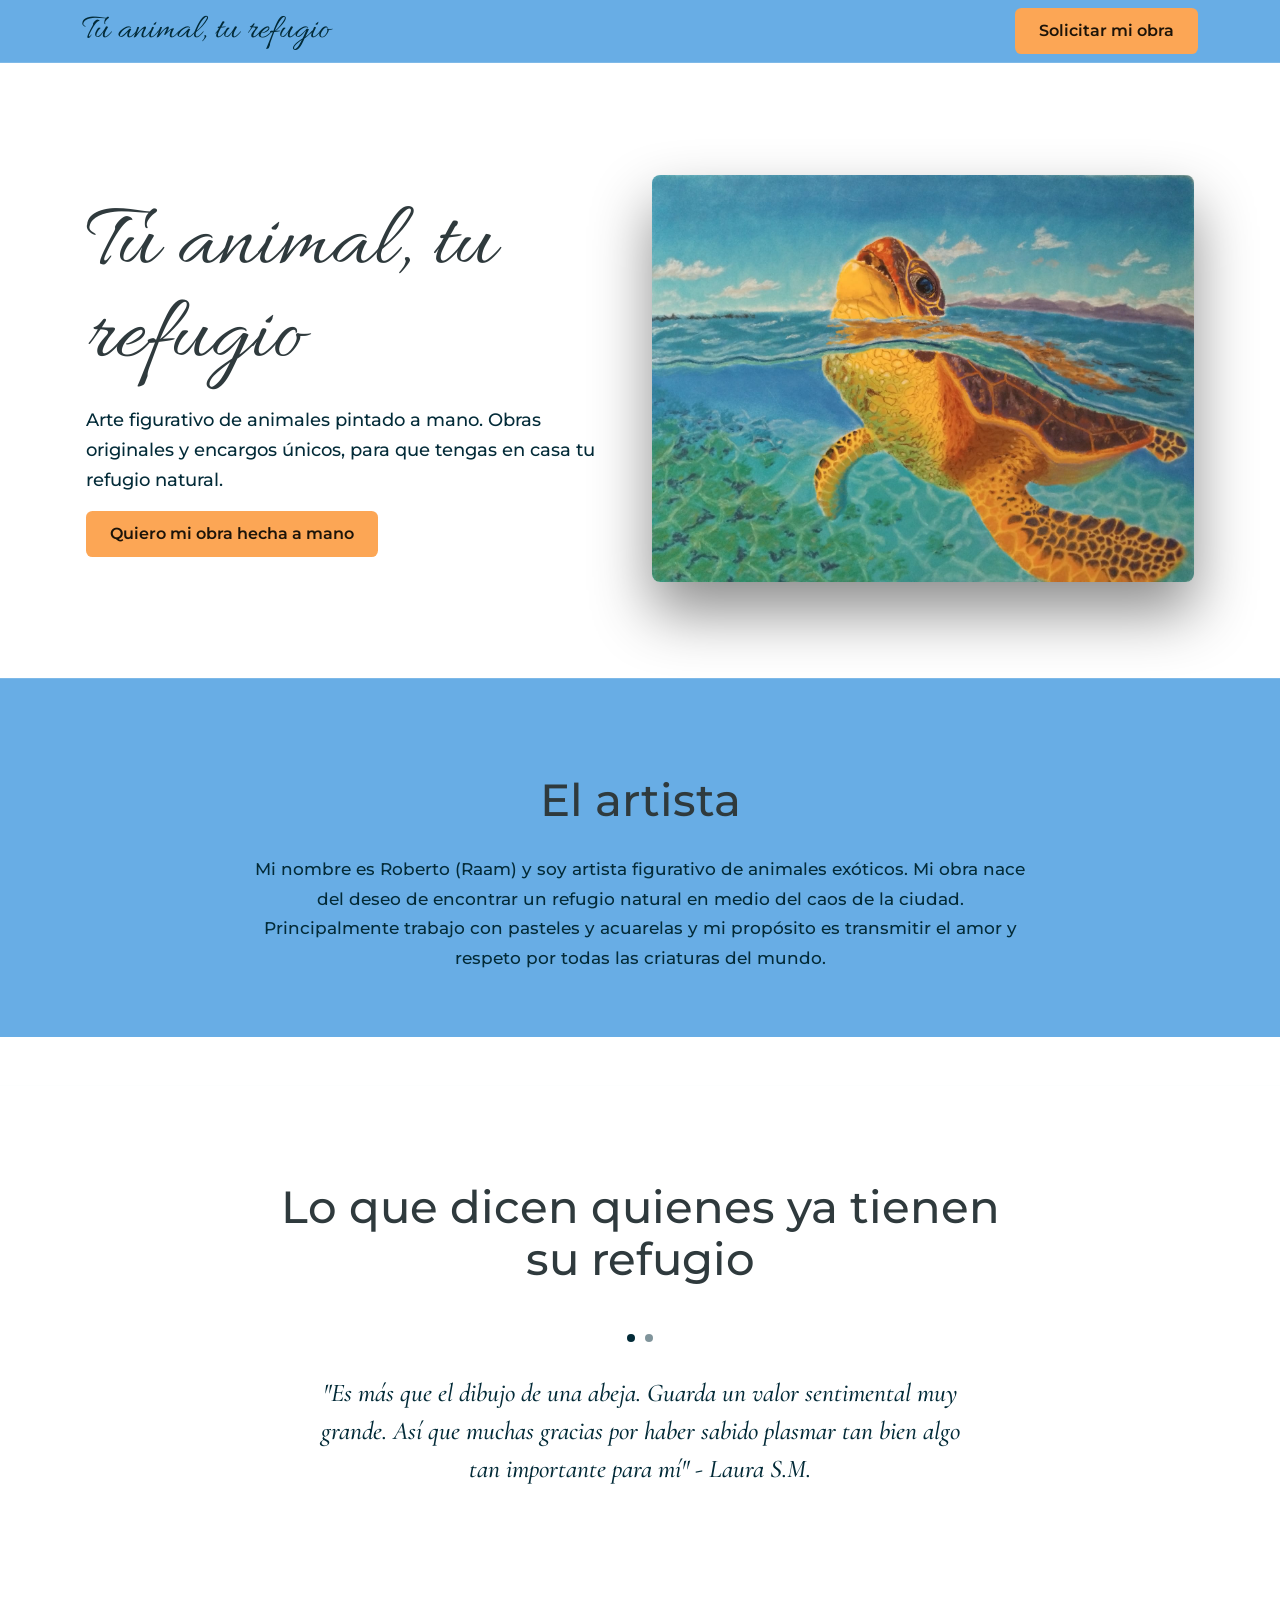
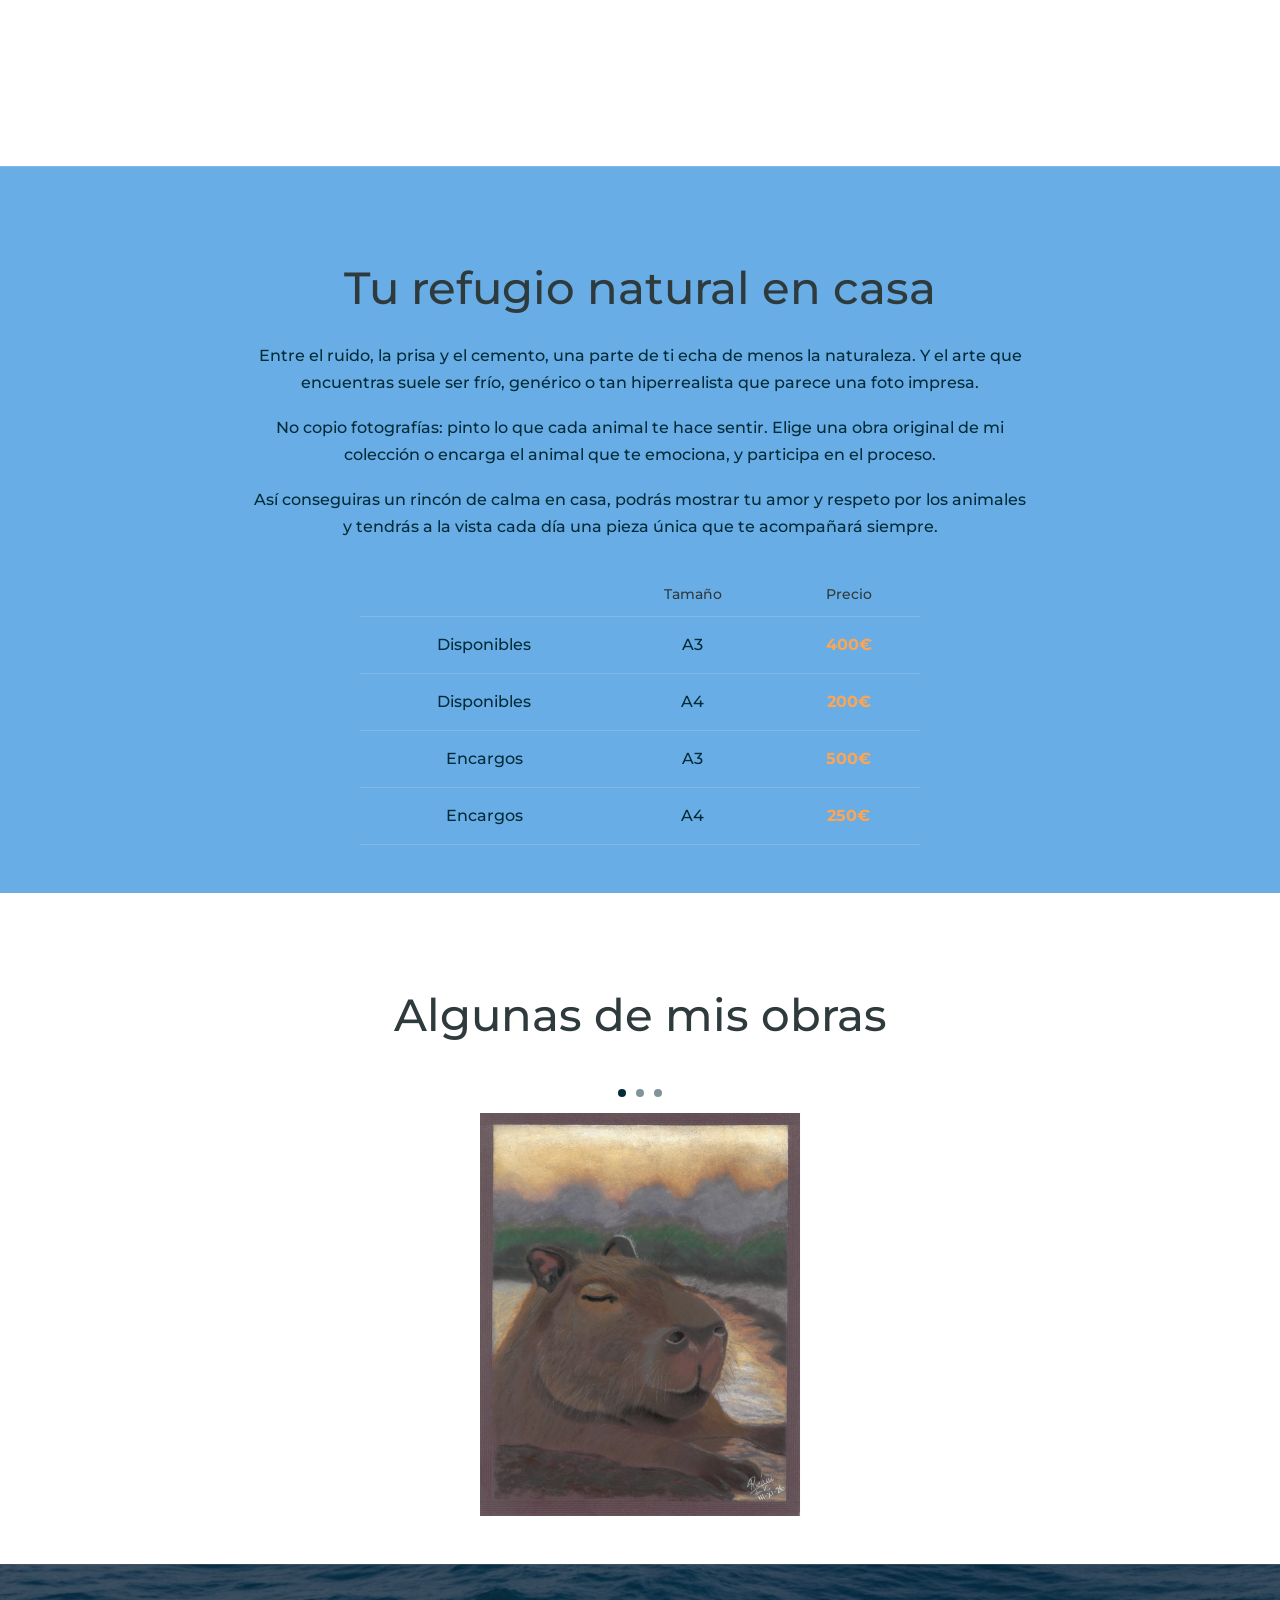
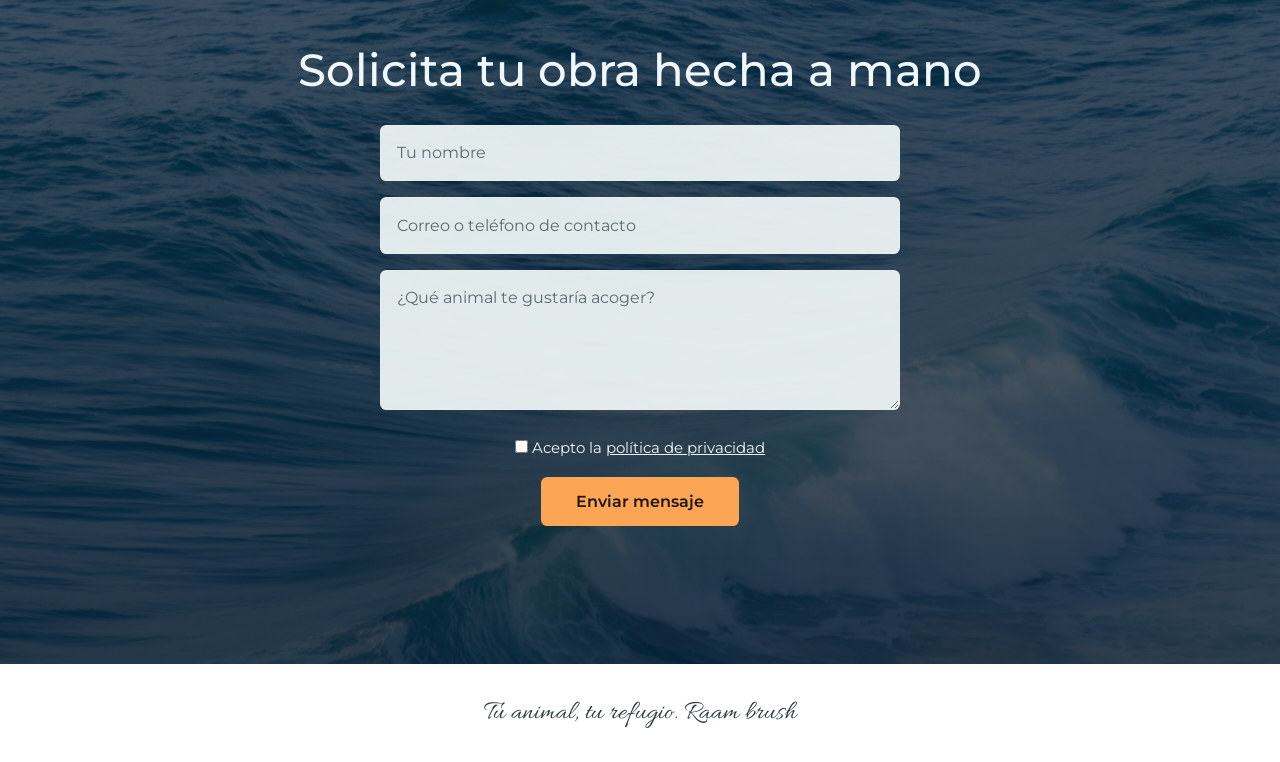
<file: index.html>
<!DOCTYPE html>
<html lang="es">
<head>
<meta charset="utf-8">
<meta name="viewport" content="width=device-width, initial-scale=1">
<title>Tu animal, tu refugio</title>
<meta name="description" content="Obras originales y encargos de arte figurativo de animales, pintados a mano. Solicita la tuya.">
<link rel="preconnect" href="https://fonts.googleapis.com">
<link rel="preconnect" href="https://fonts.gstatic.com" crossorigin>
<link href="https://fonts.googleapis.com/css2?family=Allura&family=Cormorant+Garamond:ital,wght@0,500;0,600;1,500&family=Montserrat:wght@400;500;600;700&display=swap" rel="stylesheet">
<!-- Latest compiled and minified CSS -->
<link href="https://cdn.jsdelivr.net/npm/bootstrap@5.3.8/dist/css/bootstrap.min.css" rel="stylesheet">

<!-- Latest compiled JavaScript -->
<script src="https://cdn.jsdelivr.net/npm/bootstrap@5.3.8/dist/js/bootstrap.bundle.min.js"></script>
<link rel="stylesheet" href="./css/style.css">

<!-- Meta Pixel Code -->
<script>
!function(f,b,e,v,n,t,s)
{if(f.fbq)return;n=f.fbq=function(){n.callMethod?
n.callMethod.apply(n,arguments):n.queue.push(arguments)};
if(!f._fbq)f._fbq=n;n.push=n;n.loaded=!0;n.version='2.0';
n.queue=[];t=b.createElement(e);t.async=!0;
t.src=v;s=b.getElementsByTagName(e)[0];
s.parentNode.insertBefore(t,s)}(window, document,'script',
'https://connect.facebook.net/en_US/fbevents.js');
fbq('init', '1099517659768108');
fbq('track', 'PageView');
</script>
<noscript><img height="1" width="1" style="display:none"
src="https://www.facebook.com/tr?id=1099517659768108&ev=PageView&noscript=1"
/></noscript>
<!-- End Meta Pixel Code -->
</head>
<body>

  <nav class="navbar navbar-expand-sm site-nav sticky-top">
    <div class="container  justify-content-between ">
      <p class="brand">Tu animal, tu refugio</p>
      <a class="btn btn-small btn-warning" href="#solicitar">Solicitar mi obra</a>
    </div>
  </nav>

<main>
  <section class="wrap hero container">
  <div class="row align-items-center">
    
    <div class="col-md-6 mt-sm-3">
      <h1>Tu animal, tu refugio</h1>
      <p>Arte figurativo de animales pintado a mano. Obras originales y encargos únicos, para que tengas en casa tu refugio natural.</p>
      <div class="btn-center">
      <a class="btn btn-warning mt-3" href="#solicitar">Quiero mi obra hecha a mano</a>
      </div>
    </div>
    
    <div class="col-md-6 mt-3">
      <img class="hero-art" src="image/turtle.jpeg" alt="Mi mejor obra: retrato figurativo de un animal pintado a mano">
    </div>

  </div>
</section>

  <section class="historia">
    <div class="container justify-content-center py-5 mt-5 mb-5">
      <h2>El artista</h2>
      <p>Mi nombre es Roberto (Raam) y soy artista figurativo de animales exóticos. Mi obra nace del deseo de encontrar un refugio natural en medio del caos de la ciudad. Principalmente trabajo con pasteles y acuarelas y mi propósito es transmitir el amor y respeto por todas las criaturas del mundo.</p>
      
    </div>
  </section>

  <section class="testimonios" aria-roledescription="carrusel" aria-label="Testimonios">
    <div class="container py-5 mt-5">
      <h2>Lo que dicen quienes ya tienen su refugio</h2>
      <div id="demo" class="carousel slide" data-bs-ride="carousel">

  <!-- Indicators/dots -->
  <div class="carousel-indicators mt-5">
    <button type="button" data-bs-target="#demo" data-bs-slide-to="0" class="active" aria-label="Testimonio 1"></button>
    <button type="button" data-bs-target="#demo" data-bs-slide-to="1" aria-label="Testimonio 2"></button>
  </div>
  
  <!-- The slideshow/carousel -->
  <div class="carousel-inner">
    <div class="carousel-item active">
      <div class="quote">
        <p>"Es más que el dibujo de una abeja. Guarda un valor sentimental muy grande. Así que muchas gracias por haber sabido plasmar tan bien algo tan importante para mí" 
          -
          
          
         Laura S.M.
        </p>
      </div>
    </div>
    <div class="carousel-item">
      <div class="quote">

        <p>"Muchas gracias! Entro a los 40 con mi animal espiritual, es un regalo muy especial 😘 Me transmite fuerza, serenidad, sensibilidad y conexión con la naturaleza. Me recuerda que se puede ser fuerte sin perder la delicadeza y avanzar por la vida con nobleza y determinación. Gracias 🌻" -
         Adriana A.M.</p>
      </div>
    </div>
   
  </div>
  
  <!-- Left and right controls/icons -->
  <button class="carousel-control-prev" type="button" data-bs-target="#demo" data-bs-slide="prev">
    <span class="carousel-control-prev-icon" aria-hidden="true"></span><span class="visually-hidden">Anterior</span>
  </button>
  <button class="carousel-control-next" type="button" data-bs-target="#demo" data-bs-slide="next">
    <span class="carousel-control-next-icon" aria-hidden="true"></span><span class="visually-hidden">Siguiente</span>
  </button>
</div>
    </div>
  </section>

  <section class="oferta">
    <div class="container mt-5 py-5 ">
      <h2>Tu refugio natural en casa</h2>
      <p>Entre el ruido, la prisa y el cemento, una parte de ti echa de menos la naturaleza. Y el arte que encuentras suele ser frío, genérico o tan hiperrealista que parece una foto impresa.</p>
      <p>No copio fotografías: pinto lo que cada animal te hace sentir. Elige una obra original de mi colección o encarga el animal que te emociona, y participa en el proceso.</p>
      <p>Así conseguiras un rincón de calma en casa, podrás mostrar tu amor y respeto por los animales y tendrás a la vista cada día una pieza única que te acompañará siempre.</p>
<div class="container mt-3 ">
   <table class="table tabla-transparente">
    <thead>
      <tr>
        <th></th>
        <th>Tamaño</th>
        <th>Precio</th>
      </tr>
    </thead>
    <tbody>
      <tr>
        <td>Disponibles</td>
        <td>A3</td>
        <td>400€</td>
      </tr>
      <tr>
        <td>Disponibles</td>
        <td>A4</td>
        <td>200€</td>
      </tr>
            <tr>
        <td>Encargos</td>
        <td>A3</td>
        <td>500€</td>
      </tr>
      <tr>
        <td>Encargos</td>
        <td>A4</td>
        <td>250€</td>
      </tr>
    </tbody>
  </table>
</div>

    </div>
  </section>

  <section class="testimonios" aria-roledescription="carrusel" aria-label="Testimonios">
    <div class="container py-5 mt-5">
      <h2>Algunas de mis obras</h2>
      <div id="demo2" class="carousel slide" data-bs-ride="carousel">

  <!-- Indicators/dots -->
  <div class="carousel-indicators mt-5">
    <button type="button" data-bs-target="#demo2" data-bs-slide-to="0" class="active" aria-label="obra 1"></button>
    <button type="button" data-bs-target="#demo2" data-bs-slide-to="1" aria-label="obra 2"></button>
       <button type="button" data-bs-target="#demo2" data-bs-slide-to="2" aria-label="obra 3"></button>
  </div>
  
  <!-- The slideshow/carousel -->
  <div class="carousel-inner">
    <div class="carousel-item active">
      <div class="obra">
       
        <img class="img-obra" src="./image/chiguire.jpeg" alt="Capibara descansando">

      </div>
    </div>
    <div class="carousel-item">
      <div class="obra">

        <img class="img-obra" src="./image/ciervo.jpeg" alt="Ciervo en el bosque">
        
      </div>
    </div>
    <div class="carousel-item">
      <div class="obra">

        <img class="img-obra" src="./image/gorila.jpeg" alt="Retrato de gorila">
      
      </div>
    </div>
   
  </div>
  
  <!-- Left and right controls/icons -->
  <button class="carousel-control-prev" type="button" data-bs-target="#demo2" data-bs-slide="prev">
    <span class="carousel-control-prev-icon" aria-hidden="true"></span><span class="visually-hidden">Anterior</span>
  </button>
  <button class="carousel-control-next" type="button" data-bs-target="#demo2" data-bs-slide="next">
    <span class="carousel-control-next-icon" aria-hidden="true"></span><span class="visually-hidden">Siguiente</span>
  </button>
</div>
    </div>
  </section>


  <section class="formulario" id="solicitar">
    <div class="container-fluid">
      <h2 class="mist">Solicita tu obra hecha a mano</h2>
      <div class="container">    
        <form id="contactForm">
        
        <div class="my-3">
          <input type="text" name="nombre" aria-label="Tu nombre" autocomplete="name" placeholder="Tu nombre" required>
        </div>
        <div class="my-3">

          <input type="text" name="email" aria-label="Correo o teléfono de contacto" placeholder="Correo o teléfono de contacto" required>
</div>
<div class="my-3">

          <textarea name="mensaje" aria-label="Mensaje" placeholder="¿Qué animal te gustaría acoger?" required></textarea>
</div>
<div class="my-3">

          <label class="a">
            <input class="a" type="checkbox" required>  <b class="a">Acepto la</b> <a class="a" role="button" tabindex="0" data-bs-toggle="modal" data-bs-target="#myModal">política de privacidad</a>
          </label>
</div>
<div class="my-3">

          <button class="btn btn-warning" type="submit" id="submitBtn">Enviar mensaje</button>
</div>
          <p id="respuesta" aria-live="polite"></p>
        
      </form>
</div>

<div class="modal" id="myModal">
  <div class="modal-dialog">
    <div class="modal-content">

      <!-- Modal Header -->
      <div class="modal-header">
        <h4 class="modal-title">Política de privacidad</h4>
        <button type="button" class="btn-close" data-bs-dismiss="modal"></button>
      </div>

      <!-- Modal body -->
      <div class="modal-body">
       <p class="privacidad"> Esta Política de Privacidad tiene por objeto informar al usuario (en adelante, el “Usuario”) de la página web www.raambrush.art (en adelante, el “Sitio Web”) sobre la recogida y tratamiento de sus datos personales. <br>
1.- ¿Cuál es la empresa responsable del tratamiento de sus datos?<br>
La persona responsable del tratamiento de sus datos es Raam brush (en adelante, “RESPONSABLE”). Para cualquier cuestión relacionada con la presente Política de Privacidad y Protección de Datos, el Usuario podrá contactar con RESPONSABLE en el correo electrónico raambrush@gmail.com. <br>
2.- ¿Por qué el RESPONSABLE está legitimado para llevar a cabo el tratamiento de datos? <br>
El RESPONSABLE procesa los datos personales del Usuario con el fin de poder llevar a cabo la prestación de los servicios que éste haya solicitado a través del Sitio Web, para lo cual el Usuario presta su consentimiento mediante la aceptación de la presente Política de Privacidad y las casillas facilitadas correspondientes. <br>
El RESPONSABLE se toma muy en serio la protección de su privacidad y de sus datos personales. Por lo tanto, su información personal se conserva de forma segura y se trata con el máximo cuidado, cumpliendo íntegramente con lo dispuesto en el Reglamento (UE) 2016/679 del Parlamento Europeo y del Consejo, de 27 de abril de 2016, relativo a la protección de las personas físicas en lo que respecta al tratamiento de datos personales y a la libre circulación de estos datos (en adelante, “RGPD”).  
<br>3.- ¿Cuáles son las finalidades del tratamiento de sus datos de carácter personal?<br>
La presente Política de Privacidad regula el acceso y el uso a los servicios (en adelante, los “Servicios”) que el RESPONSABLE pone a disposición de los Usuarios interesados en los servicios y a los contenidos alojados en el Sitio Web.  De conformidad con lo establecido en el RGPD, le informamos que sus datos personales serán tratados con las finalidades que se relacionan a continuación: 
(i) Prestar los servicios solicitados por el Usuario en el Sitio Web.  <br>
(ii) Enviar Newsletters y comunicaciones comerciales y promocionales relacionadas con los servicios del RESPONSABLE, por correo electrónico, SMS/MMS, por carta, teléfono, o por otros medios de comunicación electrónica equivalentes, si así lo desea el Usuario.<br>
No obstante, el Usuario podrá revocar el consentimiento en cada comunicado comercial que se le haga llegar y, en cualquier momento, mediante notificación en la siguiente dirección de correo electrónico (raambrush@gmail.com).  
<br>4.- Conservación de los datos. <br>
Los datos recabados por el RESPONSABLE se conservarán mientras se mantenga la relación contractual de prestación de servicios entre las partes, siempre y cuando no se solicite la supresión de dichos datos por el Usuario.
Se informa al Usuario que sus datos serán recogidos únicamente para los fines expuestos en los párrafos anteriores y no serán tratados de manera incompatible con dichos fines. 
<br>5.- Veracidad de los datos facilitados por los Usuarios <br>
El Usuario garantiza que los datos personales facilitados son veraces y se hace responsable de comunicar al RESPONSABLE cualquier modificación de los mismos. El Usuario responderá, en cualquier caso, de la veracidad de los datos facilitados, reservándose el RESPONSABLE el derecho a excluir de los servicios registrados a todos los Usuarios que hayan facilitado datos falsos, sin perjuicio de las demás acciones que procedan en Derecho. <br>
Se recomienda tener la máxima diligencia en materia de Protección de Datos mediante la utilización de herramientas de seguridad, no pudiéndose responsabilizar al RESPONSABLE de sustracciones, modificaciones o pérdidas de datos ilícitas. <br>
Cualquier modificación o actualización de los mismos, deberá ser comunicada al RESPONSABLE a través de los medios de comunicación disponibles en la presente Política de Privacidad. 
<br>6.- ¿Cómo revocar mi consentimiento y ejercitar mis derechos? <br>
El Usuario tienen derecho a (i) acceder a sus datos personales, así como a (ii) solicitar la rectificación de los datos inexactos o, en su caso, (iii) solicitar su supresión, (iv) solicitar la limitación del tratamiento de sus datos, (v) oponerse al tratamiento de sus datos (vi) ejercitar el derecho al olvido de sus datos y (vii) solicitar su portabilidad. Además, tendrá derecho a no ser objeto de decisiones basadas únicamente en tratamientos automatizados. <br>
Para ejercer dichos derechos es necesario que el Usuario acredite su personalidad frente al RESPONSABLE mediante el envío de una fotocopia de su Documento Nacional de Identidad o cualquier otro medio válido en Derecho. 
Los Usuarios pueden ejercer todos estos derechos a través de los medios de comunicación facilitados en la presente Política de Privacidad. <br> 
Sin perjuicio de cualquier otro recurso administrativo o acción judicial, los Usuarios tendrán derecho a presentar una reclamación ante una Autoridad de Control, en particular en el Estado miembro en el que tenga su residencia habitual, lugar de trabajo o lugar de la supuesta infracción, en caso de que considere que el tratamiento de sus datos personales no es adecuado a la normativa, así como en el caso de no ver satisfecho el ejercicio de sus derechos. La Autoridad de Control ante la que se haya presentado la reclamación informará al reclamante sobre el curso y el resultado de la reclamación. 
<br>7.- Seguridad y conservación de los datos. <br>
La protección de la privacidad y los datos personales de sus clientes y visitantes es muy importante para el RESPONSABLE. Por lo tanto, el RESPONSABLE hace todo lo que está en su mano para impedir que sus datos se utilicen de forma inadecuada. A sus datos sólo puede acceder el personal autorizado. <br>
El RESPONSABLE mantiene la seguridad adecuada de protección de datos personales conforme a la normativa aplicable y ha establecido todos los medios técnicos a su alcance para evitar la pérdida, mal uso, alteración, acceso no autorizado y robo de los datos que los Usuarios faciliten a través del Sitio Web, sin perjuicio de informarle de que las medidas de seguridad en Internet no son inexpugnables. <br>
El RESPONSABLE se compromete a cumplir con el deber de secreto y confidencialidad respecto de los datos personales de acuerdo con la legislación aplicable.<br> 
Los datos personales proporcionados se conservarán por parte del RESPONSABLE durante el tiempo necesario para prestar el servicio.<br>
8.- Actualizaciones y cambios en la Política de Privacidad<br>
El RESPONSABLE se reserva el derecho a introducir modificaciones en esta Política de Privacidad. Cuando se produzcan dichos cambios, se le comunicarán a los Usuarios mediante avisos en el Sitio Web, o bien a través de cualquier otro procedimiento adecuado según las circunstancias.</p>

      </div>

      <!-- Modal footer -->
      <div class="modal-footer">
        <button type="button" class="btn btn-warning" data-bs-dismiss="modal">Cerrar</button>
      </div>

    </div>
  </div>
</div>

      <script>
        const scriptURL = 'https://script.google.com/macros/s/AKfycbxePJ3uT01wgi6SPJkMFTyLlsV3Anmvoggq5OJWo5rANtXxNah94OMiEY0fJEAsin0xvg/exec';
        const form = document.getElementById('contactForm');
        const btn = document.getElementById('submitBtn');
        const respuesta = document.getElementById('respuesta');

        form.addEventListener('submit', e => {
          e.preventDefault();
          btn.disabled = true;
          btn.textContent = 'Enviando...';

          fetch(scriptURL, { method: 'POST', body: new FormData(form) })
            .then(response => response.json())
            .then(data => {
              console.log('Respuesta del script:', data);
              if (data.result !== 'success') {
                throw new Error(typeof data.error === 'string' ? data.error : JSON.stringify(data.error));
              }
              respuesta.textContent = '¡Mensaje enviado con éxito!';
              form.reset();
              window.location.href = 'gracias.html';
            })
            .catch(error => {
              console.error('Error al enviar:', error);
              respuesta.textContent = 'Hubo un error al enviar. Inténtalo de nuevo.';
            })
            .finally(() => {
              btn.disabled = false;
              btn.textContent = 'Enviar mensaje';
            });
        });
      </script>
      
    </div>
  </section>
</main>

<footer>
  <div class="container"><h4>  Tu animal, tu refugio. Raam brush</h4></div>
</footer>


</body>
</html>
</file>
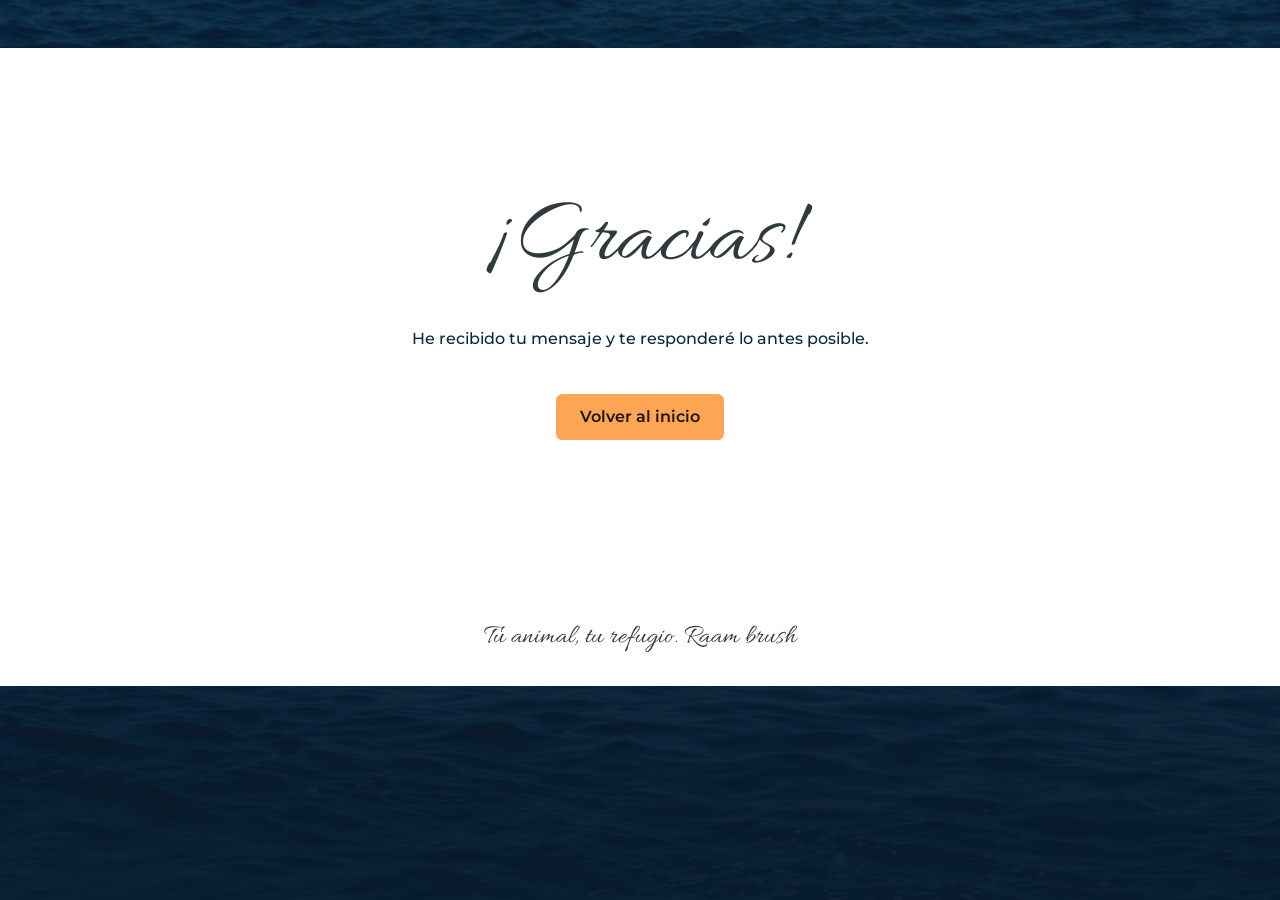
<file: gracias.html>
<!DOCTYPE html>
<html lang="es">
<head>
<meta charset="utf-8">
<meta name="viewport" content="width=device-width, initial-scale=1">
<title>Tu animal, tu refugio</title>
<meta name="description" content="Obras originales y encargos de arte figurativo de animales, pintados a mano. Solicita la tuya.">
<link rel="preconnect" href="https://fonts.googleapis.com">
<link rel="preconnect" href="https://fonts.gstatic.com" crossorigin>
<link href="https://fonts.googleapis.com/css2?family=Allura&family=Cormorant+Garamond:ital,wght@0,500;0,600;1,500&family=Montserrat:wght@400;500;600;700&display=swap" rel="stylesheet">
<!-- Latest compiled and minified CSS -->
<link href="https://cdn.jsdelivr.net/npm/bootstrap@5.3.8/dist/css/bootstrap.min.css" rel="stylesheet">

<!-- Latest compiled JavaScript -->
<script src="https://cdn.jsdelivr.net/npm/bootstrap@5.3.8/dist/js/bootstrap.bundle.min.js"></script>
<link rel="stylesheet" href="./css/style.css">

<!-- Meta Pixel Code -->
<script>
!function(f,b,e,v,n,t,s)
{if(f.fbq)return;n=f.fbq=function(){n.callMethod?
n.callMethod.apply(n,arguments):n.queue.push(arguments)};
if(!f._fbq)f._fbq=n;n.push=n;n.loaded=!0;n.version='2.0';
n.queue=[];t=b.createElement(e);t.async=!0;
t.src=v;s=b.getElementsByTagName(e)[0];
s.parentNode.insertBefore(t,s)}(window, document,'script',
'https://connect.facebook.net/en_US/fbevents.js');
fbq('init', '1099517659768108');
fbq('track', 'PageView');
</script>
<noscript><img height="1" width="1" style="display:none"
src="https://www.facebook.com/tr?id=1099517659768108&ev=PageView&noscript=1"
/></noscript>
<!-- End Meta Pixel Code -->
 
</head>
<body class="body-short">

 <main class="container text-center py-5 mt-5 thanks">
    <h1>¡Gracias!</h1>
    <p class="mt-3">He recibido tu mensaje y te responderé lo antes posible.</p>
    <a class="btn btn-warning mt-4" href="index.html">Volver al inicio</a>
  </main>
  


<footer>
  <div class="container"><h4>  Tu animal, tu refugio. Raam brush</h4></div>
</footer>

<script>
  // Registra un cliente potencial (Lead)
  fbq('track', 'Lead');
</script>
</body>
</html>
</file>
<file: css/style.css>
:root{
  --abyss:#081a2b;
  --foam:#032b38;
  --mist:#2f3a3d;
  --line:rgba(238,246,245,.16);
  --orange:rgb(252,166,85);
  --orange-ink:#1d1409;
  --script:'Allura',cursive;
  --serif:'Cormorant Garamond',Georgia,serif;
  --sans:'Montserrat',system-ui,sans-serif;
}
*{box-sizing:border-box}
html{scroll-behavior:smooth;scroll-padding-top:4.5rem;background:var(--abyss)}
body{margin:0;font-family:var(--sans);color:var(--mist);line-height:1.7;font-size:1rem}
body::before{
  content:"";position:fixed;inset:0;z-index:-1;
  background:linear-gradient(rgba(8,26,43,.70),rgba(8,26,43,.90)),url('../image/mar.jpg') center/cover no-repeat;
}
text{color: var(--mist);}
h1,h2,h4{margin:0;font-weight:400}
h1{font-family:var(--script);font-size:clamp(3.4rem,8vw,5.8rem);line-height:1;margin-bottom:1.25rem}
h2{font-family:var(--sans);font-weight:500;font-size:clamp(2rem,4vw,2.8rem);line-height:1.15;text-align:center;margin-bottom:1.75rem}
h4{font-family:var(--script);font-size:1.7rem;color:var(--mist)}
p{margin:0 0 1.1rem;color:var(--foam);font-weight:500;text-align:left}
.a{
  color:aliceblue;
  font-weight: normal;
  
}
:focus-visible{outline:2px solid var(--orange);outline-offset:3px}

.mist{color: aliceblue;}

/* Botones */
.btn-warning{
  background:var(--orange)!important;border:0!important;color:var(--orange-ink)!important;
  font-weight:600;border-radius:.4rem;padding:.7rem 1.5rem;transition:filter .2s,transform .2s;
}
.btn-warning:hover{filter:brightness(1.08);transform:translateY(-1px)}

/* Navegación */
.site-nav{background:rgba(46, 142, 219, 0.72);backdrop-filter:blur(10px);-webkit-backdrop-filter:blur(10px);border-bottom:1px solid var(--line)}
.brand{color:var(--foam)!important;font-family:var(--script);font-size:clamp(1.6rem,3vw,2.2rem)!important;margin:0;line-height:1.2}

/* Hero */
.hero{max-width:1140px;padding:clamp(3rem,8vw,6rem) 1rem}
.hero p{max-width:34rem;font-size:1.1rem; margin: auto;}
.hero-art{
  width:100%;border-radius:.5rem;
  box-shadow:0 30px 60px rgba(0,0,0,.45),0 0 0 1px var(--line);
}
@media (prefers-reduced-motion:no-preference){
  .hero .row>div{animation:rise .9s ease both}
  .hero .row>div+div{animation-delay:.15s}
  @keyframes rise{from{opacity:0;transform:translateY(14px)}to{opacity:1;transform:none}}
}
@media(max-width: 768px){
  .quote{min-height: 45vh !important;}
  .hero p, .hero h1{
    text-align: center;
  }
  .btn-center{
    display: flex;
    justify-content:center;
  }

  .img-obra{
  min-width: 80vw;
  height: auto;
}
}
  

@media(max-width: 400px){
.btn-small{
  font-size:0.75rem !important;
}

}

/* Secciones */
main>section:not(.hero){border-top:1px solid var(--line)}
main>section>.container,main>section>.container-fluid{max-width:820px;padding:clamp(3rem,7vw,5rem) 1.25rem}
.historia,.oferta{background:rgba(46, 142, 219, 0.72)}
.historia p{font-size:1.08rem;
text-align: center;}
.oferta p{text-align: center;}
/* Testimonios */
.carousel-inner{padding:0 3.5rem}
.quote{padding:1rem 0 2.5rem;
min-height: 40vh;}
.quote p{font-family:var(--serif);font-size:clamp(1.25rem,2.4vw,1.6rem);font-weight:500;font-style:italic;line-height:1.5;text-align:center}
.carousel-indicators{position:static;margin:0 0 1rem}
.carousel-indicators [data-bs-target]{background-color:var(--foam);width:8px;height:8px;border-radius:50%;border:0;margin:0 5px}
.carousel-control-prev,.carousel-control-next{width:3rem;opacity:.75}

/* Precios */
.tabla-transparente{
  --bs-table-bg:transparent;--bs-table-color:var(--foam);--bs-table-border-color:var(--line);
  max-width:560px;margin:2rem auto 0;
}
.tabla-transparente th{color:var(--mist);font-weight:500;font-size:.9rem;padding:.6rem}
.tabla-transparente td{padding:.9rem .6rem;font-weight:500}
.tabla-transparente td:last-child{font-weight:700;color:var(--orange)}
.tabla-transparente th,.tabla-transparente td{text-align:center}
.oferta .mt-5{text-align:center;color:var(--mist)}

/* Formulario */
.formulario{background:linear-gradient(rgba(8,26,43,.68),rgba(8,26,43,.82)),url('../image/mar2.jpg') center/cover no-repeat}
#solicitar{text-align:center}
#solicitar form{max-width:520px;margin:0 auto}
#solicitar input[type="text"],#solicitar textarea{
  width:100%;padding:.85rem 1rem;border:1px solid var(--line);border-radius:.4rem;
  background:rgba(238,246,245,.94);color:#101816;font:inherit;
}
#solicitar textarea{min-height:140px;resize:vertical}
#solicitar input::placeholder,#solicitar textarea::placeholder{color:#5b6b70}
#solicitar label{color:var(--foam);font-size:.92rem}
#solicitar button[type="submit"]{padding:.8rem 2.2rem;border:0}
#solicitar button[disabled]{opacity:.6}
#respuesta{text-align:center;min-height:1.5rem}
.a{cursor:pointer}

/* Modal */
.privacidad{color:#101816;font-weight:400;font-size:.9rem;text-align:left}
.modal-title{font-family:var(--serif);font-size:1.6rem;font-weight:600;color:#101816}

/* Gracias */
.thanks{min-height:60vh;display:flex;flex-direction:column;align-items:center;justify-content:center}
.thanks p{text-align:center}

/* Pie */
footer{border-top:1px solid var(--line);padding:2rem 0;text-align:center}

.img-obra{
  width: 25vw !important;
  height: auto;
}
.obra{
  display: flex;
  justify-content: center;
}
</file>
